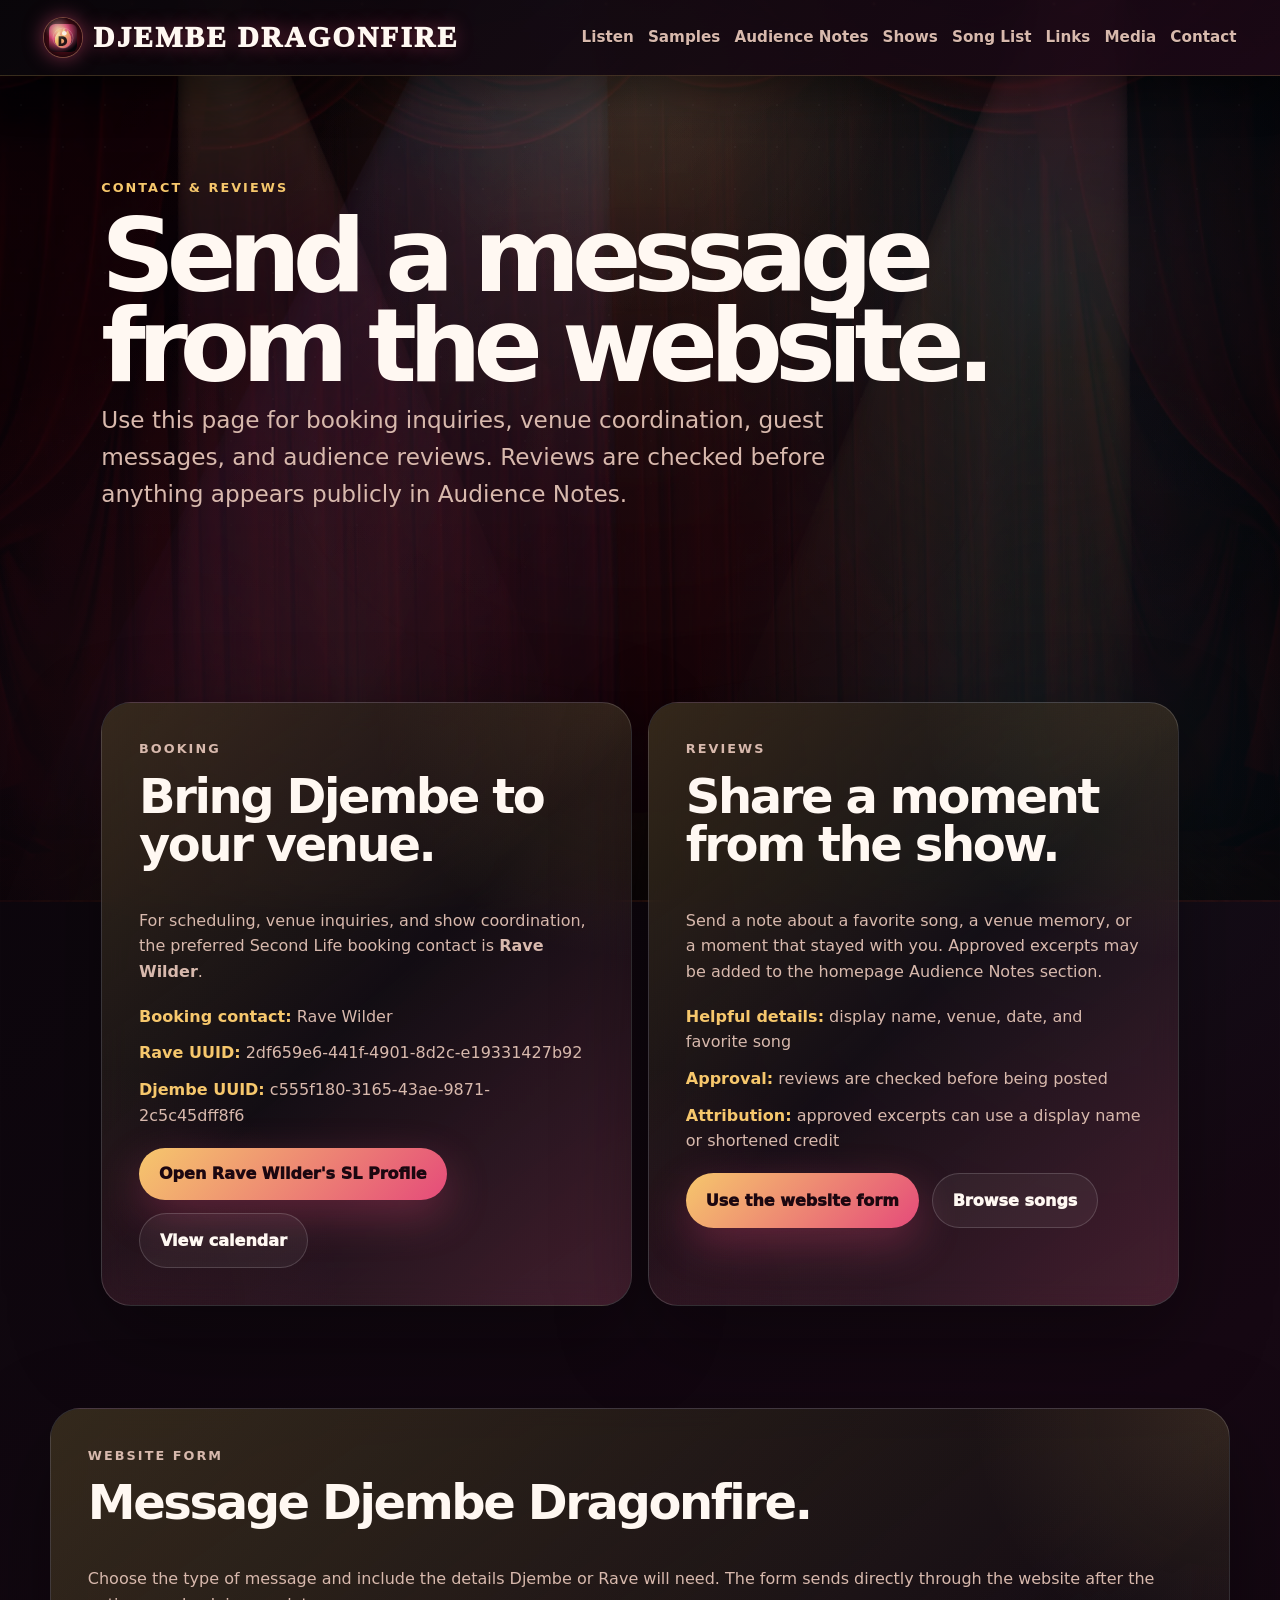
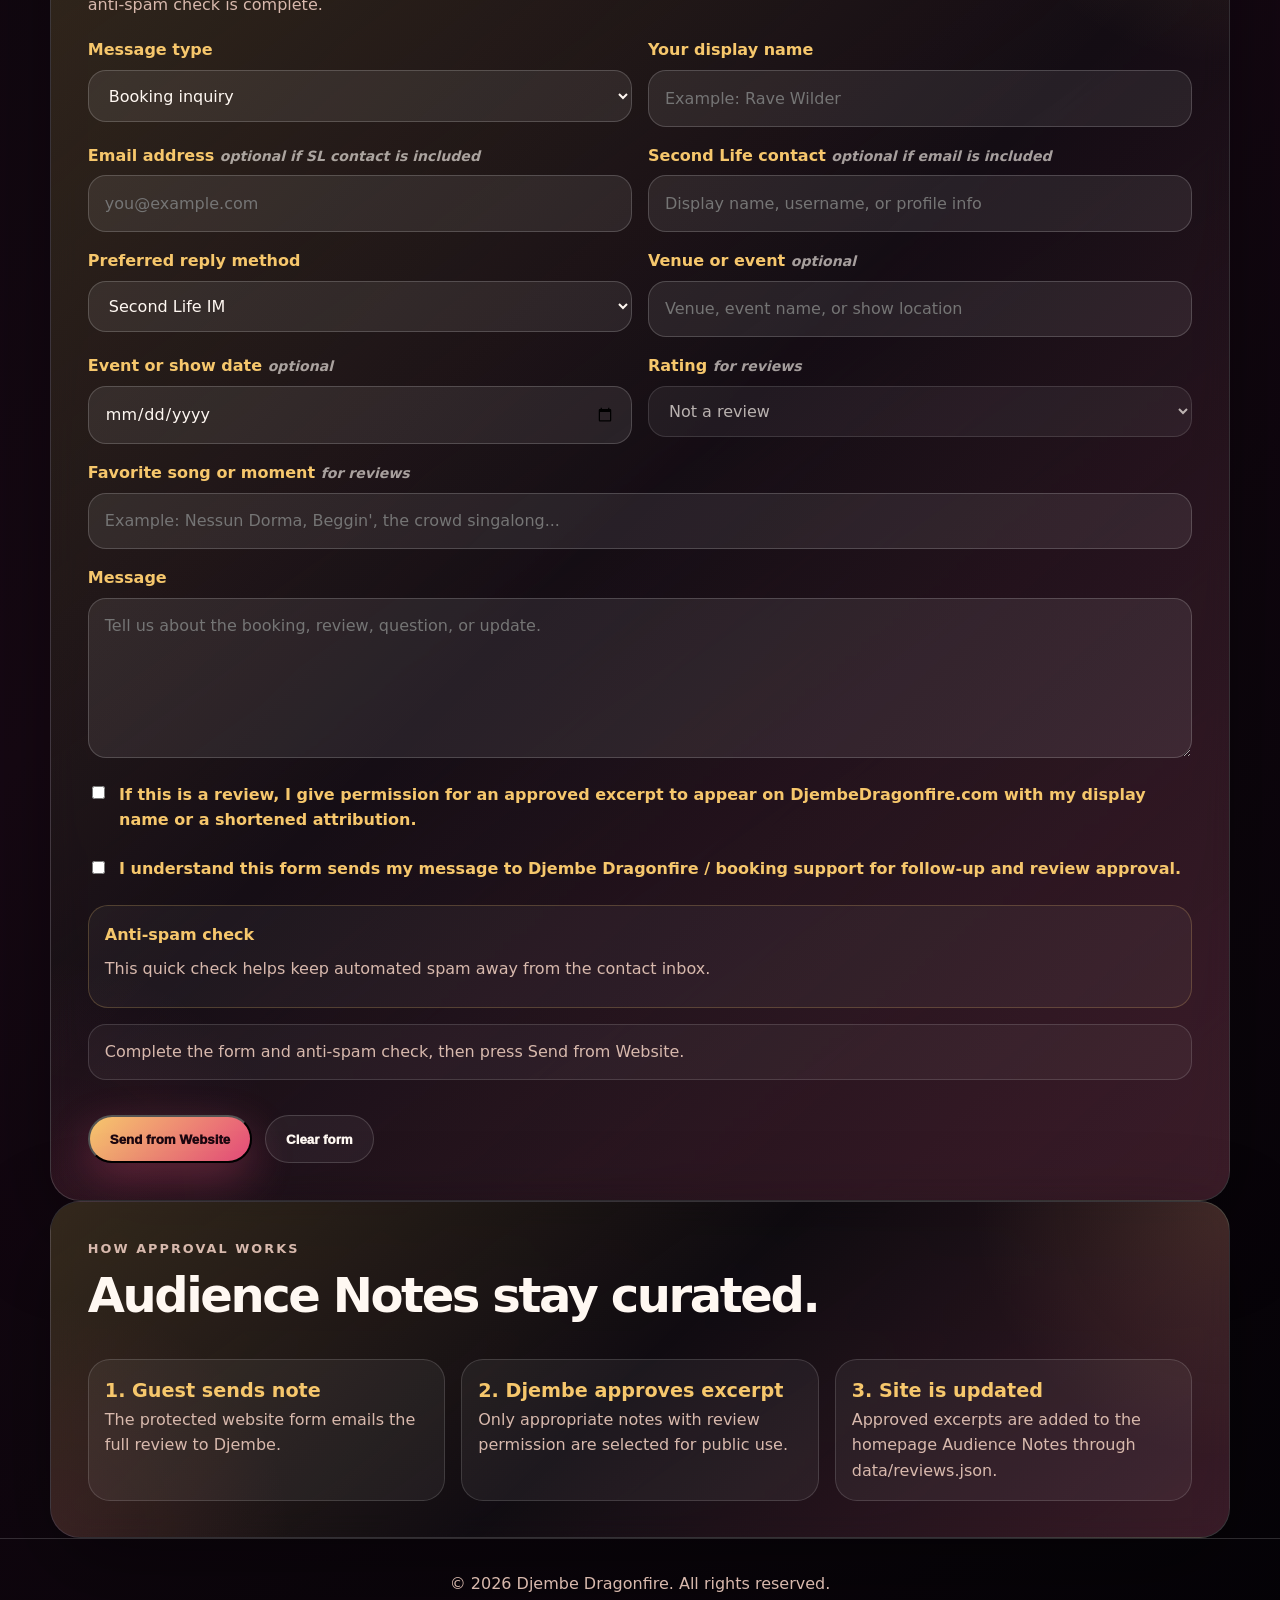
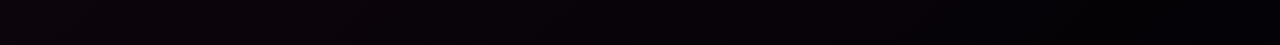
<file: contact.html>
<!doctype html>
<html lang="en">
<head>
  <meta charset="utf-8" />
  <meta name="viewport" content="width=device-width, initial-scale=1" />
  <title>Contact & Reviews | Djembe Dragonfire</title>
  <meta name="description" content="Contact Djembe Dragonfire for Second Life bookings, venue questions, guest messages, and audience reviews. Reviews are manually approved before appearing on the website." />
  <link rel="icon" href="favicon.svg" type="image/svg+xml" />
  <link rel="shortcut icon" href="favicon.svg" type="image/svg+xml" />
  <link rel="stylesheet" href="styles.css" />
  <link rel="stylesheet" href="contemporary.css" />
  <link rel="stylesheet" href="performance-effects.css" />
  <script src="https://challenges.cloudflare.com/turnstile/v0/api.js" async defer></script>
  <style>
    .contact-page .page-hero { padding-bottom: clamp(2rem, 5vw, 4rem); }
    .contact-hub-grid { display: grid; grid-template-columns: repeat(2, minmax(0, 1fr)); gap: 1rem; align-items: stretch; }
    .contact-hub-card, .direct-contact-card, .approval-card {
      position: relative;
      overflow: hidden;
      border: 1px solid rgba(255,255,255,0.16);
      border-radius: 30px;
      padding: clamp(1.35rem, 4vw, 2.3rem);
      background:
        radial-gradient(circle at top right, rgba(246,199,108,0.13), transparent 16rem),
        radial-gradient(circle at bottom left, rgba(229,75,122,0.10), transparent 15rem),
        linear-gradient(145deg, rgba(8,6,10,0.80), rgba(255,255,255,0.055));
      box-shadow: 0 30px 90px rgba(0,0,0,0.36);
      backdrop-filter: blur(14px);
    }
    .contact-hub-card::before, .direct-contact-card::before, .approval-card::before {
      content: "";
      position: absolute;
      inset: -1px;
      background: linear-gradient(135deg, rgba(246,199,108,0.18), transparent, rgba(229,75,122,0.18));
      pointer-events: none;
    }
    .contact-hub-card > *, .direct-contact-card > *, .approval-card > * { position: relative; z-index: 1; }
    .contact-hub-card h2, .direct-contact-card h2, .approval-card h2 { font-size: clamp(2rem, 4vw, 3rem); }
    .contact-action-row { display: flex; flex-wrap: wrap; gap: 0.8rem; margin-top: 1.2rem; }
    .contact-detail-list { display: grid; gap: 0.7rem; margin: 1.2rem 0 0; padding: 0; list-style: none; color: var(--muted); }
    .contact-detail-list strong { color: var(--gold); }
    .direct-form-grid { display: grid; grid-template-columns: repeat(2, minmax(0, 1fr)); gap: 1rem; }
    .direct-contact-card form { display: grid; gap: 1rem; margin-top: 1.25rem; }
    .direct-contact-card label span, .direct-contact-card fieldset legend { display: block; margin-bottom: 0.45rem; color: var(--gold); font-weight: 900; }
    .direct-contact-card input, .direct-contact-card select, .direct-contact-card textarea {
      width: 100%;
      border: 1px solid rgba(255,255,255,0.18);
      border-radius: 18px;
      padding: 0.9rem 1rem;
      color: var(--text);
      background: rgba(255,255,255,0.08);
      font: inherit;
      font-size: 1rem;
      outline: none;
    }
    .direct-contact-card select option { color: #111; }
    .direct-contact-card textarea { min-height: 10rem; resize: vertical; }
    .direct-contact-card input:focus, .direct-contact-card select:focus, .direct-contact-card textarea:focus {
      border-color: rgba(246,199,108,0.72);
      box-shadow: 0 0 0 4px rgba(246,199,108,0.11);
    }
    .direct-contact-card .full-span { grid-column: 1 / -1; }
    .direct-contact-card fieldset { border: 0; padding: 0; margin: 0; }
    .permission-row { display: flex; align-items: flex-start; gap: 0.7rem; color: var(--muted); }
    .permission-row input { width: auto; margin-top: 0.3rem; }
    .optional-note { color: rgba(255,248,242,0.62); font-size: 0.88rem; font-weight: 700; }
    .turnstile-wrap {
      display: grid;
      gap: 0.55rem;
      padding: 1rem;
      border: 1px solid rgba(246,199,108,0.22);
      border-radius: 20px;
      background: rgba(255,255,255,0.045);
    }
    .turnstile-wrap strong { color: var(--gold); }
    .turnstile-wrap .small-note { margin: 0; }
    .cf-turnstile { max-width: 100%; overflow: hidden; }
    .form-status {
      min-height: 3.2rem;
      padding: 0.9rem 1rem;
      border: 1px solid rgba(255,255,255,0.14);
      border-radius: 18px;
      color: var(--muted);
      background: rgba(255,255,255,0.045);
    }
    .form-status.is-sending { border-color: rgba(34,211,238,0.42); color: var(--cyan); }
    .form-status.is-success { border-color: rgba(125,240,166,0.48); color: #7df0a6; }
    .form-status.is-error { border-color: rgba(255,138,138,0.48); color: #ffaaaa; }
    .approval-steps { display: grid; grid-template-columns: repeat(3, minmax(0, 1fr)); gap: 1rem; margin-top: 1rem; }
    .approval-step { padding: 1rem; border: 1px solid rgba(255,255,255,0.14); border-radius: 22px; background: rgba(255,255,255,0.055); }
    .approval-step strong { display: block; color: var(--gold); font-size: 1.2rem; }
    .honeypot { position: absolute; left: -9999px; width: 1px; height: 1px; opacity: 0; }
    @media (max-width: 900px) {
      .contact-hub-grid, .direct-form-grid, .approval-steps { grid-template-columns: 1fr; }
      .contact-hub-card + .contact-hub-card, .approval-step + .approval-step { margin-top: 1rem; }
      .direct-contact-card .full-span { grid-column: auto; }
    }
  </style>
</head>
<body class="home-page contact-page">
  <div class="cinematic-backdrop" aria-hidden="true">
    <span class="cinematic-bg bg-one"></span>
  </div>
  <div class="ambient-particles" aria-hidden="true">
    <span></span><span></span><span></span><span></span><span></span><span></span>
  </div>
  <div class="stage-lights" aria-hidden="true">
    <span class="light-beam beam-one"></span>
    <span class="light-beam beam-two"></span>
    <span class="light-beam beam-three"></span>
  </div>

  <header class="site-header modern-header">
    <a class="brand" href="index.html">Djembe Dragonfire</a>
    <nav aria-label="Main navigation">
      <a href="index.html#listen">Listen</a>
      <a href="media.html#samples">Samples</a>
      <a href="index.html#reviews">Audience Notes</a>
      <a href="index.html#shows">Shows</a>
      <a href="songs.html">Song List</a>
      <a href="links.html">Links</a>
      <a href="media.html">Media</a>
      <a href="contact.html">Contact</a>
    </nav>
  </header>

  <main>
    <section class="page-hero">
      <p class="eyebrow">Contact & Reviews</p>
      <h1>Send a message from the website.</h1>
      <p class="lead">Use this page for booking inquiries, venue coordination, guest messages, and audience reviews. Reviews are checked before anything appears publicly in Audience Notes.</p>
    </section>

    <section class="section contact-hub-grid" aria-label="Contact options">
      <article class="contact-hub-card">
        <p class="eyebrow">Booking</p>
        <h2>Bring Djembe to your venue.</h2>
        <p>For scheduling, venue inquiries, and show coordination, the preferred Second Life booking contact is <strong>Rave Wilder</strong>.</p>
        <ul class="contact-detail-list">
          <li><strong>Booking contact:</strong> Rave Wilder</li>
          <li><strong>Rave UUID:</strong> 2df659e6-441f-4901-8d2c-e19331427b92</li>
          <li><strong>Djembe UUID:</strong> c555f180-3165-43ae-9871-2c5c45dff8f6</li>
        </ul>
        <div class="contact-action-row">
          <a class="button burst-button" href="secondlife:///app/agent/2df659e6-441f-4901-8d2c-e19331427b92/about">Open Rave Wilder's SL Profile</a>
          <a class="button secondary burst-button" href="index.html#shows">View calendar</a>
        </div>
      </article>

      <article class="contact-hub-card">
        <p class="eyebrow">Reviews</p>
        <h2>Share a moment from the show.</h2>
        <p>Send a note about a favorite song, a venue memory, or a moment that stayed with you. Approved excerpts may be added to the homepage Audience Notes section.</p>
        <ul class="contact-detail-list">
          <li><strong>Helpful details:</strong> display name, venue, date, and favorite song</li>
          <li><strong>Approval:</strong> reviews are checked before being posted</li>
          <li><strong>Attribution:</strong> approved excerpts can use a display name or shortened credit</li>
        </ul>
        <div class="contact-action-row">
          <a class="button burst-button" href="#message">Use the website form</a>
          <a class="button secondary burst-button" href="songs.html">Browse songs</a>
        </div>
      </article>
    </section>

    <section id="message" class="section direct-contact-card">
      <p class="eyebrow">Website Form</p>
      <h2>Message Djembe Dragonfire.</h2>
      <p>Choose the type of message and include the details Djembe or Rave will need. The form sends directly through the website after the anti-spam check is complete.</p>

      <form id="directContactForm" novalidate>
        <input class="honeypot" id="contactWebsite" name="website" tabindex="-1" autocomplete="off" />
        <div class="direct-form-grid">
          <label>
            <span>Message type</span>
            <select id="messageType" name="type" required>
              <option value="booking">Booking inquiry</option>
              <option value="review">Audience review</option>
              <option value="general">General message</option>
              <option value="media">Media / link update</option>
            </select>
          </label>
          <label>
            <span>Your display name</span>
            <input id="contactName" name="name" autocomplete="name" placeholder="Example: Rave Wilder" required />
          </label>
          <label>
            <span>Email address <em class="optional-note">optional if SL contact is included</em></span>
            <input id="contactEmail" name="email" type="email" autocomplete="email" placeholder="you@example.com" />
          </label>
          <label>
            <span>Second Life contact <em class="optional-note">optional if email is included</em></span>
            <input id="contactSecondLife" name="secondLife" placeholder="Display name, username, or profile info" />
          </label>
          <label>
            <span>Preferred reply method</span>
            <select id="replyMethod" name="replyMethod">
              <option value="Second Life IM">Second Life IM</option>
              <option value="Email">Email</option>
              <option value="Either">Either is fine</option>
              <option value="No reply needed">No reply needed</option>
            </select>
          </label>
          <label>
            <span>Venue or event <em class="optional-note">optional</em></span>
            <input id="contactVenue" name="venue" placeholder="Venue, event name, or show location" />
          </label>
          <label>
            <span>Event or show date <em class="optional-note">optional</em></span>
            <input id="contactDate" name="date" type="date" />
          </label>
          <label>
            <span>Rating <em class="optional-note">for reviews</em></span>
            <select id="contactRating" name="rating">
              <option value="">Not a review</option>
              <option value="★★★★★">★★★★★</option>
              <option value="★★★★☆">★★★★☆</option>
              <option value="★★★☆☆">★★★☆☆</option>
            </select>
          </label>
          <label class="full-span">
            <span>Favorite song or moment <em class="optional-note">for reviews</em></span>
            <input id="contactFavorite" name="favorite" placeholder="Example: Nessun Dorma, Beggin', the crowd singalong..." />
          </label>
          <label class="full-span">
            <span>Message</span>
            <textarea id="contactMessage" name="message" placeholder="Tell us about the booking, review, question, or update." required></textarea>
          </label>
        </div>

        <label class="permission-row" id="reviewPermissionRow">
          <input id="reviewPermission" name="reviewPermission" type="checkbox" />
          <span>If this is a review, I give permission for an approved excerpt to appear on DjembeDragonfire.com with my display name or a shortened attribution.</span>
        </label>

        <label class="permission-row">
          <input id="privacyConfirm" name="privacyConfirm" type="checkbox" required />
          <span>I understand this form sends my message to Djembe Dragonfire / booking support for follow-up and review approval.</span>
        </label>

        <div class="turnstile-wrap">
          <strong>Anti-spam check</strong>
          <p class="small-note">This quick check helps keep automated spam away from the contact inbox.</p>
          <div class="cf-turnstile" data-sitekey="0x4AAAAAADmE3DilM-yxxowC" data-theme="dark"></div>
        </div>

        <div id="formStatus" class="form-status" role="status" aria-live="polite">Complete the form and anti-spam check, then press Send from Website.</div>

        <div class="contact-action-row">
          <button id="submitContactButton" class="button burst-button" type="submit">Send from Website</button>
          <button class="button secondary burst-button" type="reset">Clear form</button>
        </div>
      </form>
    </section>

    <section class="section approval-card">
      <p class="eyebrow">How approval works</p>
      <h2>Audience Notes stay curated.</h2>
      <div class="approval-steps">
        <div class="approval-step"><strong>1. Guest sends note</strong><span class="small-note">The protected website form emails the full review to Djembe.</span></div>
        <div class="approval-step"><strong>2. Djembe approves excerpt</strong><span class="small-note">Only appropriate notes with review permission are selected for public use.</span></div>
        <div class="approval-step"><strong>3. Site is updated</strong><span class="small-note">Approved excerpts are added to the homepage Audience Notes through data/reviews.json.</span></div>
      </div>
    </section>
  </main>

  <footer class="site-footer"><p>&copy; <span id="year"></span> Djembe Dragonfire. All rights reserved.</p></footer>

  <script src="site.js"></script>
  <script>
    document.getElementById('year').textContent = new Date().getFullYear();

    const CONTACT_ENDPOINT = 'https://contact.djembedragonfire.com/submit';
    const form = document.getElementById('directContactForm');
    const formStatus = document.getElementById('formStatus');
    const submitButton = document.getElementById('submitContactButton');
    const messageType = document.getElementById('messageType');
    const rating = document.getElementById('contactRating');
    const reviewPermission = document.getElementById('reviewPermission');

    function setStatus(message, className = '') {
      formStatus.className = `form-status${className ? ` ${className}` : ''}`;
      formStatus.textContent = message;
    }

    function getValue(id) {
      const field = document.getElementById(id);
      return field ? field.value.trim() : '';
    }

    function getTurnstileToken() {
      const field = form.querySelector('[name="cf-turnstile-response"]');
      return field ? field.value.trim() : '';
    }

    function resetTurnstile() {
      if (window.turnstile && typeof window.turnstile.reset === 'function') {
        window.turnstile.reset();
      }
    }

    function syncReviewFields() {
      const isReview = messageType.value === 'review';
      rating.disabled = !isReview;
      reviewPermission.required = isReview;
      if (!isReview) {
        rating.value = '';
        reviewPermission.checked = false;
      } else if (!rating.value) {
        rating.value = '★★★★★';
      }
    }

    messageType.addEventListener('change', syncReviewFields);
    syncReviewFields();

    form.addEventListener('reset', () => {
      window.setTimeout(() => {
        syncReviewFields();
        resetTurnstile();
        setStatus('Complete the form and anti-spam check, then press Send from Website.');
      }, 0);
    });

    form.addEventListener('submit', async event => {
      event.preventDefault();

      const email = getValue('contactEmail');
      const secondLife = getValue('contactSecondLife');
      const turnstileToken = getTurnstileToken();

      if (!form.reportValidity()) return;

      if (!email && !secondLife) {
        setStatus('Please include either an email address or a Second Life contact so someone can follow up.', 'is-error');
        return;
      }

      if (!turnstileToken) {
        setStatus('Please complete the anti-spam check before sending your message.', 'is-error');
        return;
      }

      const payload = {
        type: getValue('messageType'),
        name: getValue('contactName'),
        email,
        secondLife,
        replyMethod: getValue('replyMethod'),
        venue: getValue('contactVenue'),
        date: getValue('contactDate'),
        rating: getValue('contactRating'),
        favorite: getValue('contactFavorite'),
        message: getValue('contactMessage'),
        reviewPermission: reviewPermission.checked,
        privacyConfirm: document.getElementById('privacyConfirm').checked,
        website: getValue('contactWebsite'),
        turnstileToken,
        page: window.location.href,
        submittedAt: new Date().toISOString()
      };

      submitButton.disabled = true;
      setStatus('Sending message through the website...', 'is-sending');

      try {
        const response = await fetch(CONTACT_ENDPOINT, {
          method: 'POST',
          headers: { 'Content-Type': 'application/json' },
          body: JSON.stringify(payload)
        });

        let result = {};
        try {
          result = await response.json();
        } catch (error) {
          result = {};
        }

        if (!response.ok || result.ok === false) {
          throw new Error(result.error || `Contact service returned ${response.status}`);
        }

        setStatus('Message sent successfully. Thank you — your note has been delivered to Djembe Dragonfire.', 'is-success');
        form.reset();
        resetTurnstile();
      } catch (error) {
        setStatus(error.message || 'The message could not be sent. Please try again in a moment.', 'is-error');
        resetTurnstile();
      } finally {
        submitButton.disabled = false;
      }
    });
  </script>
</body>
</html>
</file>
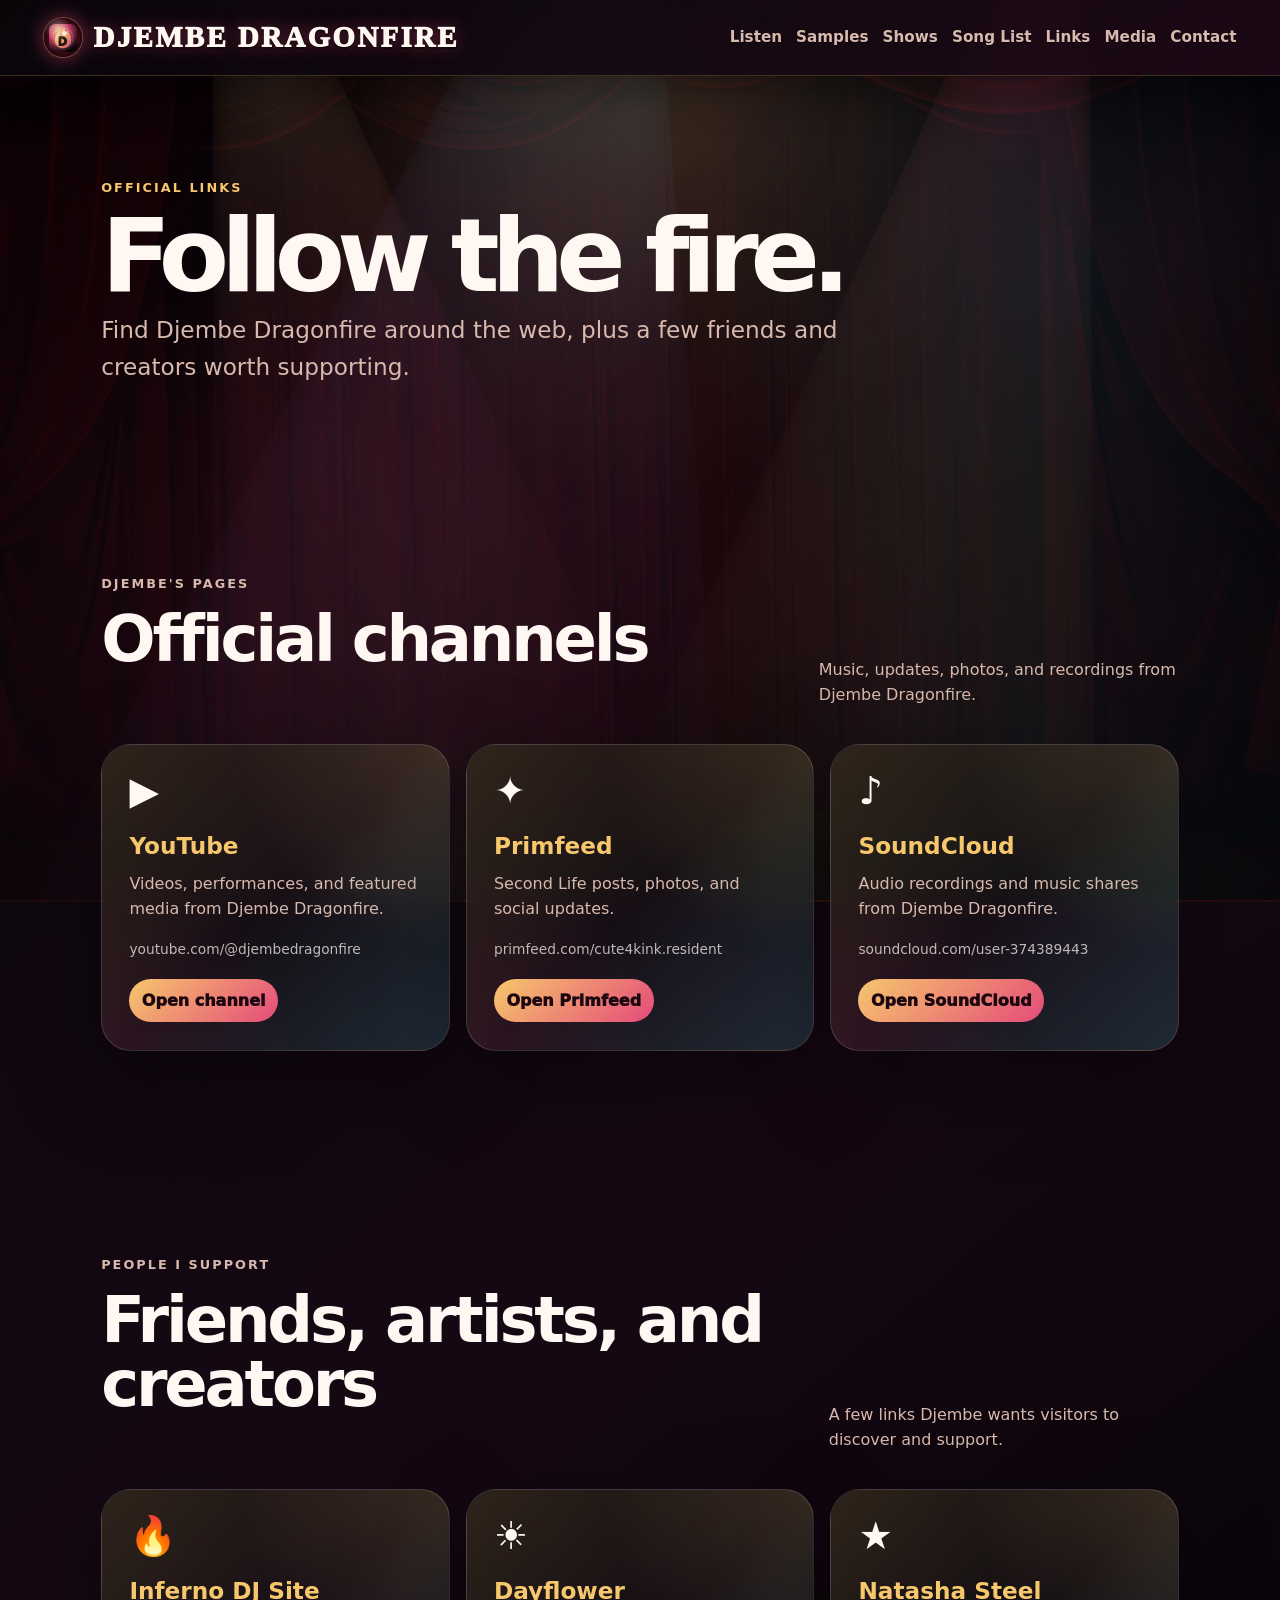
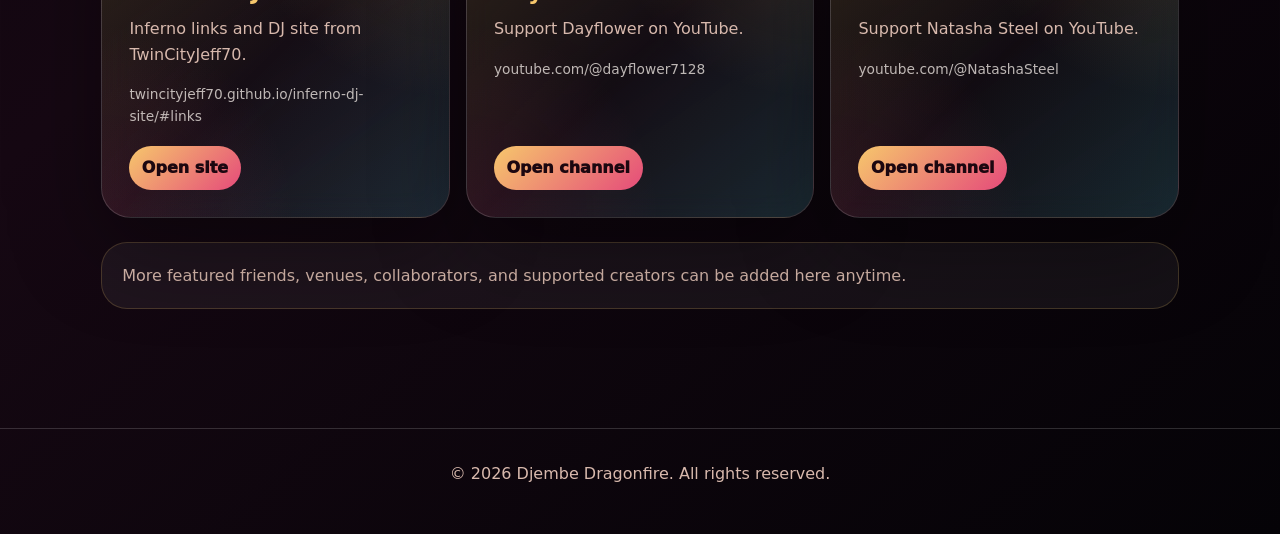
<file: links.html>
<!doctype html>
<html lang="en">
<head>
  <meta charset="utf-8" />
  <meta name="viewport" content="width=device-width, initial-scale=1" />
  <title>Links | Djembe Dragonfire</title>
  <meta name="description" content="Official links for Djembe Dragonfire, including YouTube, Primfeed, SoundCloud, and supported artists and friends." />
  <link rel="icon" href="favicon.svg" type="image/svg+xml" />
  <link rel="shortcut icon" href="favicon.svg" type="image/svg+xml" />
  <link rel="stylesheet" href="styles.css" />
  <link rel="stylesheet" href="contemporary.css" />
  <style>
    .links-page .page-hero { padding-bottom: clamp(2rem, 5vw, 4rem); }
    .links-grid { display: grid; grid-template-columns: repeat(3, minmax(0, 1fr)); gap: 1rem; }
    .links-section-heading { display: flex; align-items: end; justify-content: space-between; gap: 1rem; margin-bottom: 1.25rem; }
    .link-card {
      position: relative;
      overflow: hidden;
      min-height: 255px;
      display: grid;
      align-content: space-between;
      border: 1px solid rgba(255,255,255,0.16);
      border-radius: 30px;
      padding: clamp(1.25rem, 3vw, 1.7rem);
      color: var(--text);
      text-decoration: none;
      background:
        radial-gradient(circle at top right, rgba(246,199,108,0.16), transparent 13rem),
        radial-gradient(circle at bottom left, rgba(229,75,122,0.12), transparent 12rem),
        linear-gradient(145deg, rgba(8,6,10,0.80), rgba(255,255,255,0.055));
      box-shadow: 0 30px 90px rgba(0,0,0,0.36);
      backdrop-filter: blur(14px);
      transition: transform 180ms ease, border-color 180ms ease, box-shadow 180ms ease;
    }
    .link-card::before {
      content: "";
      position: absolute;
      inset: -1px;
      background: linear-gradient(135deg, rgba(246,199,108,0.22), transparent, rgba(34,211,238,0.16));
      opacity: 0.72;
      pointer-events: none;
    }
    .link-card > * { position: relative; z-index: 1; }
    .link-card:hover { transform: translateY(-6px); border-color: rgba(246,199,108,0.52); box-shadow: 0 38px 105px rgba(0,0,0,0.48); }
    .link-icon { font-size: 2.4rem; line-height: 1; margin-bottom: 1rem; }
    .link-card h3 { color: var(--gold); font-size: 1.45rem; margin-bottom: 0.45rem; }
    .link-card p { color: var(--muted); margin-bottom: 1rem; }
    .link-url { display: block; color: rgba(255,248,242,0.72); font-size: 0.86rem; overflow-wrap: anywhere; }
    .link-cta { display: inline-flex; width: fit-content; margin-top: 1.2rem; padding: 0.55rem 0.78rem; border-radius: 999px; color: #1c0710; background: linear-gradient(135deg, var(--gold), var(--rose)); font-weight: 950; }
    .support-note {
      margin-top: 1.5rem;
      border: 1px solid rgba(246,199,108,0.20);
      border-radius: 26px;
      padding: 1.25rem;
      background: rgba(255,255,255,0.055);
      color: var(--muted);
    }
    @media (max-width: 1000px) {
      .links-grid { grid-template-columns: 1fr; }
      .links-section-heading { display: block; }
    }
  </style>
</head>
<body class="home-page links-page">
  <div class="cinematic-backdrop" aria-hidden="true">
    <span class="cinematic-bg bg-one"></span>
  </div>
  <div class="ambient-particles" aria-hidden="true">
    <span></span><span></span><span></span><span></span><span></span><span></span>
  </div>
  <div class="stage-lights" aria-hidden="true">
    <span class="light-beam beam-one"></span>
    <span class="light-beam beam-two"></span>
    <span class="light-beam beam-three"></span>
  </div>

  <header class="site-header modern-header">
    <a class="brand" href="index.html">Djembe Dragonfire</a>
    <nav aria-label="Main navigation">
      <a href="index.html#listen">Listen</a>
      <a href="media.html#samples">Samples</a>
      <a href="index.html#shows">Shows</a>
      <a href="songs.html">Song List</a>
      <a href="links.html">Links</a>
      <a href="media.html">Media</a>
      <a href="contact.html">Contact</a>
    </nav>
  </header>

  <main>
    <section class="page-hero">
      <p class="eyebrow">Official Links</p>
      <h1>Follow the fire.</h1>
      <p class="lead">Find Djembe Dragonfire around the web, plus a few friends and creators worth supporting.</p>
    </section>

    <section class="section">
      <div class="links-section-heading">
        <div>
          <p class="eyebrow">Djembe's Pages</p>
          <h2>Official channels</h2>
        </div>
        <p class="review-note">Music, updates, photos, and recordings from Djembe Dragonfire.</p>
      </div>
      <div class="links-grid">
        <a class="link-card burst-button" href="https://www.youtube.com/@djembedragonfire" target="_blank" rel="noopener noreferrer">
          <div>
            <div class="link-icon">▶</div>
            <h3>YouTube</h3>
            <p>Videos, performances, and featured media from Djembe Dragonfire.</p>
            <span class="link-url">youtube.com/@djembedragonfire</span>
          </div>
          <span class="link-cta">Open channel</span>
        </a>

        <a class="link-card burst-button" href="https://www.primfeed.com/cute4kink.resident" target="_blank" rel="noopener noreferrer">
          <div>
            <div class="link-icon">✦</div>
            <h3>Primfeed</h3>
            <p>Second Life posts, photos, and social updates.</p>
            <span class="link-url">primfeed.com/cute4kink.resident</span>
          </div>
          <span class="link-cta">Open Primfeed</span>
        </a>

        <a class="link-card burst-button" href="https://soundcloud.com/user-374389443" target="_blank" rel="noopener noreferrer">
          <div>
            <div class="link-icon">♪</div>
            <h3>SoundCloud</h3>
            <p>Audio recordings and music shares from Djembe Dragonfire.</p>
            <span class="link-url">soundcloud.com/user-374389443</span>
          </div>
          <span class="link-cta">Open SoundCloud</span>
        </a>
      </div>
    </section>

    <section class="section">
      <div class="links-section-heading">
        <div>
          <p class="eyebrow">People I Support</p>
          <h2>Friends, artists, and creators</h2>
        </div>
        <p class="review-note">A few links Djembe wants visitors to discover and support.</p>
      </div>
      <div class="links-grid">
        <a class="link-card burst-button" href="https://twincityjeff70.github.io/inferno-dj-site/#links" target="_blank" rel="noopener noreferrer">
          <div>
            <div class="link-icon">🔥</div>
            <h3>Inferno DJ Site</h3>
            <p>Inferno links and DJ site from TwinCityJeff70.</p>
            <span class="link-url">twincityjeff70.github.io/inferno-dj-site/#links</span>
          </div>
          <span class="link-cta">Open site</span>
        </a>

        <a class="link-card burst-button" href="https://www.youtube.com/@dayflower7128" target="_blank" rel="noopener noreferrer">
          <div>
            <div class="link-icon">☀</div>
            <h3>Dayflower</h3>
            <p>Support Dayflower on YouTube.</p>
            <span class="link-url">youtube.com/@dayflower7128</span>
          </div>
          <span class="link-cta">Open channel</span>
        </a>

        <a class="link-card burst-button" href="https://www.youtube.com/@NatashaSteel" target="_blank" rel="noopener noreferrer">
          <div>
            <div class="link-icon">★</div>
            <h3>Natasha Steel</h3>
            <p>Support Natasha Steel on YouTube.</p>
            <span class="link-url">youtube.com/@NatashaSteel</span>
          </div>
          <span class="link-cta">Open channel</span>
        </a>
      </div>
      <p class="support-note">More featured friends, venues, collaborators, and supported creators can be added here anytime.</p>
    </section>
  </main>

  <footer class="site-footer"><p>&copy; <span id="year"></span> Djembe Dragonfire. All rights reserved.</p></footer>

  <script src="site.js"></script>
  <script>document.getElementById('year').textContent = new Date().getFullYear();</script>
</body>
</html>
</file>
<file: styles.css>
:root {
  --bg: #08060a;
  --bg-2: #160813;
  --panel: rgba(8, 6, 10, 0.72);
  --panel-strong: rgba(8, 6, 10, 0.84);
  --text: #fff8f2;
  --muted: #d8b9ad;
  --gold: #f6c76c;
  --rose: #e54b7a;
  --red: #a6192e;
  --violet: #8b5cf6;
  --cyan: #22d3ee;
  --border: rgba(255, 255, 255, 0.16);
  --shadow: 0 30px 90px rgba(0, 0, 0, 0.45);
}

* { box-sizing: border-box; }
html { scroll-behavior: smooth; }
body {
  margin: 0;
  font-family: Inter, ui-sans-serif, system-ui, -apple-system, BlinkMacSystemFont, "Segoe UI", sans-serif;
  color: var(--text);
  background:
    linear-gradient(140deg, rgba(8, 6, 10, 0.92), rgba(22, 8, 19, 0.78) 55%, rgba(5, 3, 7, 0.94)),
    radial-gradient(circle at 15% 10%, rgba(229, 75, 122, 0.28), transparent 28rem),
    radial-gradient(circle at 85% 25%, rgba(34, 211, 238, 0.18), transparent 26rem),
    image-set(url("images/Background1-optimized.webp") type("image/webp"), url("images/Background1.jpg") type("image/jpeg")) center center / cover fixed no-repeat,
    linear-gradient(140deg, var(--bg), var(--bg-2) 55%, #050307);
  line-height: 1.6;
}

body::before {
  content: "";
  position: fixed;
  inset: 0;
  pointer-events: none;
  background:
    linear-gradient(115deg, transparent 0%, rgba(255,255,255,0.045) 45%, transparent 55%),
    radial-gradient(circle, rgba(255,255,255,0.08) 1px, transparent 1px);
  background-size: 100% 100%, 42px 42px;
  opacity: 0.45;
  mask-image: linear-gradient(to bottom, black, transparent 85%);
}


.site-header {
  position: sticky;
  top: 0;
  z-index: 1000;
  display: flex;
  align-items: center;
  justify-content: space-between;
  gap: clamp(1rem, 2vw, 2rem);
  min-height: 76px;
  padding: 0.65rem clamp(1rem, 3.4vw, 4rem);
  background:
    linear-gradient(135deg, rgba(8, 6, 10, 0.96), rgba(29, 9, 23, 0.88)),
    radial-gradient(circle at 8% 50%, rgba(166,25,46,0.20), transparent 16rem);
  backdrop-filter: blur(18px) saturate(1.12);
  border-bottom: 1px solid rgba(246,199,108,0.20);
  box-shadow: 0 16px 42px rgba(0,0,0,0.40);
  isolation: isolate;
}

.brand {
  display: inline-flex;
  align-items: center;
  gap: 0.72rem;
  color: var(--text);
  text-decoration: none;
  font-family: "Cinzel", "Copperplate Gothic Light", Copperplate, Georgia, "Times New Roman", serif;
  font-size: clamp(1.5rem, 2.25vw, 2.05rem);
  line-height: 0.9;
  font-weight: 950;
  letter-spacing: 0.085em;
  text-transform: uppercase;
  white-space: nowrap;
  text-shadow: 0 0 18px rgba(229,75,122,0.42), 0 2px 0 rgba(0,0,0,0.70);
}

.brand::before {
  content: "";
  flex: 0 0 auto;
  width: clamp(2rem, 3vw, 2.65rem);
  height: clamp(2rem, 3vw, 2.65rem);
  border-radius: 999px;
  background:
    radial-gradient(circle at 35% 25%, rgba(255,248,242,0.42), transparent 34%),
    url("favicon.svg") center / 72% 72% no-repeat,
    radial-gradient(circle, rgba(166,25,46,0.96), rgba(48,8,17,0.96) 70%);
  box-shadow: 0 0 20px rgba(229,75,122,0.58), 0 0 0 1px rgba(246,199,108,0.34), inset 0 0 16px rgba(0,0,0,0.36);
}

.brand:hover {
  color: var(--gold);
  filter: brightness(1.08);
}

nav { display: flex; gap: clamp(0.55rem, 1.1vw, 1rem); flex-wrap: wrap; justify-content: flex-end; align-items: center; }
nav a { color: var(--muted); text-decoration: none; font-weight: 850; font-size: 0.95rem; text-shadow: 0 1px 0 rgba(0,0,0,0.55); }
nav a:hover { color: var(--gold); }

.hero {
  min-height: 86vh;
  display: grid;
  grid-template-columns: 1.05fr 0.95fr;
  gap: clamp(2rem, 5vw, 5rem);
  align-items: center;
  padding: clamp(4rem, 10vw, 8rem) clamp(1rem, 4vw, 4rem);
  width: min(1280px, 100%);
  margin: 0 auto;
}

.hero-copy, .hero-card, .player-card, .story-card, .card, .show-placeholder, .contact-section, .song-browser, .photo-card, .song-card, .calendar-card, .choice-panel, .active-choice, .featured-song-panel, .favorites-panel {
  border: 1px solid var(--border);
  background: linear-gradient(145deg, var(--panel), rgba(255,255,255,0.035));
  box-shadow: var(--shadow);
  backdrop-filter: blur(12px);
}

.hero-copy { padding: clamp(2rem, 5vw, 4rem); border-radius: 34px; }
.eyebrow { margin: 0 0 0.75rem; color: var(--gold); font-weight: 900; text-transform: uppercase; letter-spacing: 0.16em; font-size: 0.8rem; }
h1, h2, h3, p { margin-top: 0; }
h1 { margin-bottom: 0.6rem; font-size: clamp(3.4rem, 9vw, 8rem); line-height: 0.88; letter-spacing: -0.08em; }
.page-hero h1 { font-size: clamp(3rem, 8vw, 7rem); }
h2 { font-size: clamp(2rem, 5vw, 4.2rem); line-height: 1; letter-spacing: -0.05em; }
.choice-panel h2, .song-of-week h2 { font-size: clamp(1.8rem, 4vw, 3.2rem); }
.tagline { margin-bottom: 1.2rem; font-size: clamp(1.25rem, 3vw, 2rem); color: var(--gold); font-weight: 800; }
.lead { max-width: 760px; font-size: clamp(1.1rem, 2vw, 1.45rem); color: var(--muted); }
.hero-actions { display: flex; gap: 1rem; flex-wrap: wrap; margin-top: 2rem; }
.button { display: inline-flex; align-items: center; justify-content: center; min-height: 3rem; padding: 0.85rem 1.25rem; border-radius: 999px; color: #1c0710; background: linear-gradient(135deg, var(--gold), var(--rose)); text-decoration: none; font-weight: 950; box-shadow: 0 16px 44px rgba(229, 75, 122, 0.32); }
.button.secondary { color: var(--text); background: rgba(255,255,255,0.05); border: 1px solid var(--border); box-shadow: none; }

.hero-card { min-height: 520px; position: relative; overflow: hidden; border-radius: 38px; }
.hero-photo-card img { width: 100%; height: 100%; min-height: 520px; display: block; object-fit: cover; object-position: center; }
.hero-photo-card::after { content: ""; position: absolute; inset: 0; background: linear-gradient(to top, rgba(0,0,0,0.78), transparent 55%); }
.hero-photo-caption { position: absolute; left: 2rem; right: 2rem; bottom: 2rem; z-index: 1; max-width: 380px; font-size: clamp(1.5rem, 4vw, 3rem); line-height: 0.98; letter-spacing: -0.05em; font-weight: 950; }

.section, .page-hero { width: min(1180px, 100%); margin: 0 auto; padding: clamp(3.5rem, 8vw, 6.5rem) clamp(1rem, 4vw, 4rem); }
.listen-section, .split, .shows-section { display: grid; grid-template-columns: 0.9fr 1.1fr; gap: 2rem; align-items: center; }
.player-card, .story-card, .show-placeholder, .contact-section, .song-browser, .calendar-card, .choice-panel, .featured-song-panel, .favorites-panel { border-radius: 28px; padding: clamp(1.5rem, 4vw, 3rem); }
.calendar-card iframe { width: 100%; min-height: 620px; border: 0; border-radius: 18px; background: #fff; }
.live-pill { display: inline-flex; margin-bottom: 1rem; padding: 0.35rem 0.75rem; border-radius: 999px; color: #21060c; background: linear-gradient(135deg, var(--rose), var(--gold)); font-weight: 950; text-transform: uppercase; letter-spacing: 0.08em; font-size: 0.75rem; }
audio { width: 100%; margin: 1rem 0; }
.text-link { color: var(--gold); font-weight: 900; }
.small-note, .story-card p, .card p, .show-placeholder p, .section p, .song-meta { color: var(--muted); }
.cards-section { display: grid; grid-template-columns: repeat(3, minmax(0, 1fr)); gap: 1rem; }
.card { border-radius: 26px; padding: 1.5rem; }
.card h3, .player-card h3, .song-card h3 { color: var(--gold); }
.gallery-grid { display: grid; grid-template-columns: repeat(3, minmax(0, 1fr)); gap: 1rem; margin-top: 1.5rem; }
.photo-card { min-height: 300px; margin: 0; overflow: hidden; border-radius: 26px; }
.photo-card.wide { grid-column: span 3; min-height: 420px; }
.photo-card picture { width: 100%; height: 100%; min-height: inherit; display: block; }
.photo-card img { width: 100%; height: 100%; min-height: inherit; display: block; object-fit: cover; object-position: center; transition: transform 220ms ease; }
.photo-card:hover img { transform: scale(1.035); }
.contact-section { text-align: center; }
.site-footer { padding: 2rem clamp(1rem, 4vw, 4rem); text-align: center; color: var(--muted); border-top: 1px solid var(--border); }

.featured-song-panel, .choice-panel, .favorites-panel { margin-bottom: 1.5rem; }
.featured-song-panel { background: radial-gradient(circle at top left, rgba(246, 199, 108, 0.2), transparent 18rem), linear-gradient(145deg, var(--panel-strong), rgba(255,255,255,0.04)); }
.song-of-week { display: flex; align-items: flex-start; justify-content: space-between; gap: 1rem; }
.song-of-week p { color: var(--muted); }
.favorites-panel { padding-top: 1.5rem; padding-bottom: 1.5rem; }
.favorite-songs { display: flex; flex-wrap: wrap; gap: 0.6rem; }
.favorite-chip { border: 1px solid var(--border); border-radius: 999px; padding: 0.55rem 0.8rem; color: var(--text); background: rgba(255,255,255,0.07); cursor: pointer; font-weight: 850; }
.favorite-chip span { color: var(--muted); margin-left: 0.25rem; font-weight: 600; }
.favorite-button { border: 1px solid var(--border); border-radius: 999px; min-width: 2.5rem; min-height: 2.5rem; padding: 0.45rem 0.8rem; color: var(--muted); background: rgba(255,255,255,0.06); cursor: pointer; font-weight: 950; }
.favorite-button.is-favorite { color: #21060c; background: linear-gradient(135deg, var(--gold), var(--rose)); }
.song-card-header { display: flex; justify-content: space-between; align-items: flex-start; gap: 1rem; }

.choice-panel { background: radial-gradient(circle at top left, rgba(246, 199, 108, 0.18), transparent 18rem), radial-gradient(circle at bottom right, rgba(229, 75, 122, 0.22), transparent 18rem), linear-gradient(145deg, var(--panel-strong), rgba(255,255,255,0.04)); }
.choice-buttons { display: grid; grid-template-columns: repeat(3, minmax(0, 1fr)); gap: 0.85rem; margin-top: 1.25rem; }
.choice-button { min-height: 132px; border: 1px solid var(--border); border-radius: 22px; padding: 1rem; color: var(--text); background: rgba(255,255,255,0.07); text-align: left; cursor: pointer; transition: transform 160ms ease, border-color 160ms ease, background 160ms ease; }
.choice-button:hover { transform: translateY(-2px); border-color: rgba(246, 199, 108, 0.65); background: rgba(255,255,255,0.11); }
.choice-button span { display: block; font-size: 1.7rem; margin-bottom: 0.3rem; }
.choice-button strong { display: block; color: var(--gold); font-size: 1.05rem; }
.choice-button small { display: block; margin-top: 0.3rem; color: var(--muted); line-height: 1.35; }
.browser-toolbar { display: grid; grid-template-columns: 1.3fr 0.7fr; gap: 1rem; align-items: end; }
.search-label { display: block; margin-bottom: 0.75rem; color: var(--gold); font-weight: 900; text-transform: uppercase; letter-spacing: 0.12em; }
.search-input { width: 100%; min-height: 3.5rem; padding: 0 1rem; border-radius: 16px; border: 1px solid var(--border); background: rgba(255,255,255,0.08); color: var(--text); font-size: 1rem; }
.search-input option { color: #111; }
.active-choice { display: flex; align-items: center; gap: 1rem; margin: 1rem 0; padding: 1rem; border-radius: 20px; }
.active-choice span { font-size: 2rem; }
.active-choice div { flex: 1; color: var(--muted); }
.active-choice strong { color: var(--gold); }
.active-choice button { border: 1px solid var(--border); border-radius: 999px; padding: 0.5rem 0.8rem; color: var(--text); background: rgba(255,255,255,0.08); cursor: pointer; }
.genre-tabs { display: flex; flex-wrap: wrap; gap: 0.6rem; margin: 1.25rem 0; }
.genre-tab { border: 1px solid var(--border); border-radius: 999px; padding: 0.55rem 0.8rem; color: var(--text); background: rgba(255,255,255,0.06); font-weight: 850; cursor: pointer; }
.genre-tab.active { color: #1c0710; background: linear-gradient(135deg, var(--gold), var(--rose)); }
.song-meta { margin: 1rem 0; }
.song-results { display: grid; grid-template-columns: repeat(3, minmax(0, 1fr)); gap: 1rem; }
.song-card { border-radius: 20px; padding: 1rem; }
.song-card.featured-pick { border-color: rgba(246, 199, 108, 0.85); background: radial-gradient(circle at top left, rgba(246, 199, 108, 0.18), transparent 10rem), linear-gradient(145deg, var(--panel-strong), rgba(255,255,255,0.05)); }
.pick-label { display: inline-flex; margin-bottom: 0.5rem; padding: 0.2rem 0.55rem; border-radius: 999px; color: #21060c !important; background: linear-gradient(135deg, var(--gold), var(--rose)); font-size: 0.72rem; font-weight: 950; text-transform: uppercase; letter-spacing: 0.08em; }
.song-card p { color: var(--muted); }
.song-tags { display: flex; gap: 0.4rem; flex-wrap: wrap; }
.song-tags span { padding: 0.25rem 0.5rem; border-radius: 999px; background: rgba(255,255,255,0.08); color: var(--muted); font-size: 0.78rem; }
.empty-state { color: var(--muted); }

@media (max-width: 900px) {
  body { background-attachment: scroll; }
  .site-header, .hero, .listen-section, .split, .shows-section, .browser-toolbar, .song-of-week { display: block; }
  .site-header { min-height: auto; }
  .brand { font-size: clamp(1.35rem, 7vw, 1.8rem); }
  .brand::before { width: 2.25rem; height: 2.25rem; }
  nav { justify-content: flex-start; margin-top: 0.75rem; }
  nav a { font-size: 0.92rem; }
  .hero-card { margin-top: 1rem; min-height: 360px; }
  .hero-photo-card img { min-height: 360px; }
  .cards-section, .gallery-grid, .song-results, .choice-buttons { grid-template-columns: 1fr; }
  .photo-card.wide { grid-column: auto; }
  .calendar-card iframe { min-height: 520px; }
  .active-choice { align-items: flex-start; }
}

/* Live request buttons and modal */
.song-card {
  position: relative;
  min-height: 264px;
  padding-bottom: 4.8rem;
}

.song-request-live-button {
  position: absolute;
  right: 1rem;
  bottom: 1rem;
  display: inline-flex;
  align-items: center;
  justify-content: center;
  min-height: 2.9rem;
  padding: 0.72rem 1.12rem;
  border: 1px solid rgba(255,255,255,0.22);
  border-radius: 999px;
  color: #fff8f2;
  background: linear-gradient(135deg, #a6192e 0%, #e54b4b 55%, #ff7a59 100%);
  box-shadow: 0 18px 42px rgba(166, 25, 46, 0.45), inset 0 1px 0 rgba(255,255,255,0.16);
  cursor: pointer;
  font-size: 1.04rem;
  font-weight: 950;
  letter-spacing: 0.01em;
  text-decoration: none;
  transition: transform 160ms ease, box-shadow 160ms ease, filter 160ms ease;
}

.song-request-live-button:hover {
  transform: translateY(-2px);
  filter: brightness(1.08);
  box-shadow: 0 24px 54px rgba(166, 25, 46, 0.56), inset 0 1px 0 rgba(255,255,255,0.2);
}

.song-request-live-button:disabled {
  cursor: wait;
  opacity: 0.75;
  transform: none;
}

.song-of-week .song-request-live-button {
  position: static;
  margin-top: 1rem;
}

.song-request-modal-backdrop {
  position: fixed;
  inset: 0;
  z-index: 1000;
  display: grid;
  place-items: center;
  padding: 1rem;
  background: radial-gradient(circle at center, rgba(229,75,122,0.18), transparent 32rem), rgba(4, 2, 6, 0.78);
  backdrop-filter: blur(14px);
}

.song-request-modal {
  position: relative;
  width: min(560px, 100%);
  border: 1px solid rgba(246,199,108,0.28);
  border-radius: 30px;
  padding: clamp(1.4rem, 4vw, 2.2rem);
  color: var(--text);
  background:
    radial-gradient(circle at 15% 0%, rgba(246,199,108,0.18), transparent 16rem),
    radial-gradient(circle at 90% 15%, rgba(229,75,122,0.24), transparent 18rem),
    linear-gradient(145deg, rgba(10,6,12,0.98), rgba(31,10,23,0.96));
  box-shadow: 0 40px 110px rgba(0,0,0,0.72);
}

.song-request-modal-close {
  position: absolute;
  top: 1rem;
  right: 1rem;
  width: 2.55rem;
  height: 2.55rem;
  border: 1px solid var(--border);
  border-radius: 999px;
  color: var(--text);
  background: rgba(255,255,255,0.08);
  cursor: pointer;
  font-size: 1.45rem;
  font-weight: 900;
  line-height: 1;
}

.song-request-modal-close.is-ok {
  width: auto;
  padding: 0 1rem;
  color: #1c0710;
  background: linear-gradient(135deg, var(--gold), var(--rose));
  font-size: 0.95rem;
}

.song-request-modal h2 {
  margin-bottom: 0.7rem;
  font-size: clamp(2.4rem, 7vw, 4rem);
}

.song-request-modal-song {
  margin-bottom: 0.8rem;
  color: var(--muted);
  font-size: 1.12rem;
}

.song-request-modal-song strong,
.song-request-modal-song span {
  display: block;
}

.song-request-modal-song strong {
  color: var(--gold);
  font-size: 1.35rem;
  line-height: 1.2;
}

.song-request-modal-copy {
  margin-bottom: 1.2rem;
  color: var(--muted);
  font-size: 1.04rem;
}

.song-request-modal label {
  display: block;
  margin-top: 1rem;
}

.song-request-modal label span {
  display: flex;
  justify-content: space-between;
  gap: 1rem;
  margin-bottom: 0.45rem;
  color: var(--gold);
  font-weight: 900;
}

.song-request-modal label em {
  color: var(--muted);
  font-style: normal;
  font-weight: 700;
}

.song-request-modal input,
.song-request-modal textarea {
  width: 100%;
  border: 1px solid rgba(255,255,255,0.18);
  border-radius: 18px;
  padding: 0.9rem 1rem;
  color: var(--text);
  background: rgba(255,255,255,0.08);
  font: inherit;
  font-size: 1.05rem;
  outline: none;
}

.song-request-modal textarea {
  resize: vertical;
  min-height: 7rem;
}

.song-request-modal input:focus,
.song-request-modal textarea:focus {
  border-color: rgba(246,199,108,0.7);
  box-shadow: 0 0 0 4px rgba(246,199,108,0.11);
}

.song-request-modal-status {
  min-height: 1.7rem;
  margin-top: 1rem;
  color: var(--muted);
  font-weight: 800;
}

.song-request-modal-status.is-success { color: #7df0a6; }
.song-request-modal-status.is-warning { color: var(--gold); }
.song-request-modal-status.is-error { color: #ff8a8a; }
.song-request-modal-status.is-sending { color: var(--cyan); }

.song-request-modal-actions {
  display: flex;
  justify-content: flex-end;
  gap: 0.8rem;
  margin-top: 1.2rem;
  flex-wrap: wrap;
}

.song-request-modal-actions .button {
  border: 0;
  cursor: pointer;
  font-size: 1.02rem;
}

@media (max-width: 900px) {
  .song-card { min-height: 240px; }
  .song-request-live-button { left: 1rem; right: 1rem; }
  .song-request-modal-actions { display: grid; grid-template-columns: 1fr; }
}
</file>
<file: contemporary.css>
.home-page { overflow-x: hidden; }

.cinematic-backdrop { position: fixed; inset: 0; z-index: -2; overflow: hidden; pointer-events: none; background: #050307; }
.cinematic-bg { position: absolute; inset: -8%; background-position: center; background-size: cover; opacity: 0.42; transform-origin: center; animation: kenBurns 32s ease-in-out infinite alternate; filter: saturate(1.08) contrast(1.03); }
.bg-one { background-image: linear-gradient(140deg, rgba(8,6,10,0.54), rgba(22,8,19,0.30)), image-set(url("images/Background1-optimized.webp") type("image/webp"), url("images/Background1.jpg") type("image/jpeg")); }
.bg-two { background-image: linear-gradient(140deg, rgba(8,6,10,0.58), rgba(229,75,122,0.12)), image-set(url("images/Background2-optimized.webp") type("image/webp"), url("images/Background2.jpg") type("image/jpeg")); opacity: 0.20; mix-blend-mode: screen; animation-delay: -12s; animation-duration: 42s; }
.cinematic-backdrop::after { content: ""; position: absolute; inset: 0; background: linear-gradient(to bottom, rgba(5,3,7,0.08), rgba(5,3,7,0.62) 74%, rgba(5,3,7,0.86)), radial-gradient(circle at 50% 12%, rgba(246,199,108,0.16), transparent 24rem), radial-gradient(circle at 82% 32%, rgba(34,211,238,0.12), transparent 24rem); }
@keyframes kenBurns { from { transform: scale(1.02) translate3d(-1%, -1%, 0); } to { transform: scale(1.12) translate3d(1.5%, 1%, 0); } }

.ambient-particles, .stage-lights { position: fixed; inset: 0; pointer-events: none; overflow: hidden; z-index: 0; }
.ambient-particles span { position: absolute; width: 0.5rem; height: 0.5rem; border-radius: 999px; background: radial-gradient(circle, rgba(246,199,108,0.95), rgba(229,75,122,0.2), transparent 70%); box-shadow: 0 0 24px rgba(246,199,108,0.55); animation: floatParticle 14s linear infinite; opacity: 0.7; }
.ambient-particles span:nth-child(1) { left: 10%; animation-delay: 0s; animation-duration: 18s; }
.ambient-particles span:nth-child(2) { left: 28%; animation-delay: -4s; animation-duration: 22s; }
.ambient-particles span:nth-child(3) { left: 47%; animation-delay: -8s; animation-duration: 19s; }
.ambient-particles span:nth-child(4) { left: 68%; animation-delay: -2s; animation-duration: 24s; }
.ambient-particles span:nth-child(5) { left: 82%; animation-delay: -10s; animation-duration: 20s; }
.ambient-particles span:nth-child(6) { left: 93%; animation-delay: -6s; animation-duration: 26s; }
@keyframes floatParticle { from { transform: translate3d(0, 110vh, 0) scale(0.6); } 50% { transform: translate3d(2rem, 45vh, 0) scale(1.4); } to { transform: translate3d(-1rem, -10vh, 0) scale(0.8); } }

.stage-lights {
  opacity: 0.72;
  mix-blend-mode: screen;
  perspective: 900px;
  transform-style: preserve-3d;
  background:
    radial-gradient(circle at 50% 8%, rgba(255,248,242,0.06), transparent 18rem),
    radial-gradient(circle at 16% 80%, rgba(229,75,122,0.08), transparent 28rem),
    radial-gradient(circle at 82% 82%, rgba(34,211,238,0.075), transparent 26rem);
}

.stage-lights::before {
  content: "";
  position: absolute;
  inset: -10%;
  background:
    radial-gradient(ellipse at center, rgba(255,248,242,0.08), transparent 38%),
    repeating-linear-gradient(110deg, rgba(255,255,255,0.025) 0 1px, transparent 1px 12px);
  filter: blur(10px);
  opacity: 0.30;
  animation: hazeDrift 24s ease-in-out infinite alternate;
}

.light-beam {
  position: absolute;
  top: -22vh;
  width: 34vw;
  height: 150vh;
  transform-origin: 50% 0%;
  opacity: 0.42;
  filter: blur(13px) saturate(1.16);
  clip-path: polygon(47% 0, 53% 0, 100% 100%, 0 100%);
  animation: sweepLight 12s ease-in-out infinite alternate;
  transform-style: preserve-3d;
  will-change: transform, opacity;
}

.light-beam::before,
.light-beam::after {
  content: "";
  position: absolute;
  inset: 0;
  clip-path: inherit;
}

.light-beam::before {
  background:
    radial-gradient(ellipse at 50% 4%, rgba(255,255,255,0.92), rgba(255,255,255,0.20) 10%, transparent 20%),
    linear-gradient(to bottom,
      rgba(255,248,242,0.72),
      rgba(246,199,108,0.36) 14%,
      rgba(229,75,122,0.15) 46%,
      transparent 82%);
}

.light-beam::after {
  background:
    linear-gradient(90deg, transparent 0%, rgba(255,255,255,0.16) 48%, rgba(255,255,255,0.28) 50%, rgba(255,255,255,0.16) 52%, transparent 100%),
    repeating-linear-gradient(to bottom, transparent 0 3.5rem, rgba(255,255,255,0.026) 3.5rem 3.65rem);
  opacity: 0.32;
}

.beam-one { left: -2vw; transform: rotate(-18deg) rotateX(18deg) translateZ(-60px); }
.beam-two { left: 32vw; animation-duration: 14s; animation-delay: -3s; transform: rotate(7deg) rotateX(26deg) translateZ(40px); }
.beam-two::before { background: radial-gradient(ellipse at 50% 4%, rgba(255,255,255,0.86), rgba(34,211,238,0.28) 13%, transparent 22%), linear-gradient(to bottom, rgba(255,248,242,0.58), rgba(34,211,238,0.34) 15%, rgba(139,92,246,0.16) 50%, transparent 83%); }
.beam-three { right: -2vw; animation-duration: 13s; animation-delay: -6s; transform: rotate(18deg) rotateX(18deg) translateZ(-20px); }
.beam-three::before { background: radial-gradient(ellipse at 50% 4%, rgba(255,255,255,0.86), rgba(229,75,122,0.30) 12%, transparent 22%), linear-gradient(to bottom, rgba(255,248,242,0.58), rgba(229,75,122,0.36) 16%, rgba(246,199,108,0.14) 52%, transparent 83%); }

.audio-playing .stage-lights { opacity: 0.88; }
.audio-playing .light-beam { opacity: 0.58; animation-duration: 8.5s; }

@keyframes sweepLight {
  from { transform: rotate(-22deg) rotateX(20deg) translateX(-5vw) translateZ(-70px); }
  to { transform: rotate(22deg) rotateX(28deg) translateX(5vw) translateZ(60px); }
}

@keyframes hazeDrift {
  from { transform: translate3d(-2%, 1%, 0) scale(1); }
  to { transform: translate3d(2%, -1%, 0) scale(1.08); }
}

.modern-header, main, .site-footer { position: relative; z-index: 1; }
.live-status-strip { position: relative; z-index: 1; width: min(1180px, calc(100% - 2rem)); margin: 1.2rem auto 0; display: flex; align-items: center; justify-content: space-between; gap: 1rem; padding: 0.85rem 1rem; border: 1px solid rgba(246,199,108,0.22); border-radius: 999px; background: linear-gradient(135deg, rgba(8,6,10,0.76), rgba(255,255,255,0.055)); box-shadow: 0 24px 70px rgba(0,0,0,0.30); backdrop-filter: blur(16px); color: var(--muted); }
.live-status-strip div { display: flex; align-items: center; gap: 0.65rem; flex-wrap: wrap; }
.live-status-strip strong { color: var(--text); }
.status-dot { width: 0.7rem; height: 0.7rem; border-radius: 999px; background: #7df0a6; box-shadow: 0 0 20px rgba(125,240,166,0.85); }
.stage-hero { position: relative; min-height: 92vh; display: grid; grid-template-columns: 1.05fr 0.95fr; gap: clamp(2rem, 5vw, 5rem); align-items: center; width: min(1360px, 100%); margin: 0 auto; padding: clamp(4rem, 10vw, 8rem) clamp(1rem, 4vw, 4rem); }
.cinematic-hero::before { content: ""; position: absolute; inset: 8% 4% auto; height: 42%; border-radius: 999px; background: radial-gradient(ellipse, rgba(246,199,108,0.14), transparent 68%); filter: blur(30px); pointer-events: none; }
.hero-orbit { position: absolute; width: min(62vw, 780px); aspect-ratio: 1; left: 50%; top: 50%; transform: translate(-50%, -50%); border-radius: 999px; border: 1px solid rgba(246,199,108,0.18); background: conic-gradient(from 90deg, rgba(246,199,108,0.08), rgba(34,211,238,0.08), rgba(229,75,122,0.12), rgba(246,199,108,0.08)); filter: blur(0.2px); opacity: 0.8; animation: slowSpin 24s linear infinite; pointer-events: none; }
@keyframes slowSpin { to { transform: translate(-50%, -50%) rotate(360deg); } }
.stage-copy { position: relative; padding: clamp(2rem, 5vw, 4rem); border: 1px solid rgba(255,255,255,0.18); border-radius: 38px; background: linear-gradient(145deg, rgba(8,6,10,0.88), rgba(255,255,255,0.04)), radial-gradient(circle at top left, rgba(246,199,108,0.16), transparent 18rem); box-shadow: 0 40px 120px rgba(0,0,0,0.5); backdrop-filter: blur(18px); }
.stage-copy h1 { font-size: clamp(4rem, 11vw, 10rem); letter-spacing: -0.1em; line-height: 0.82; }
.stage-copy h1 span { color: transparent; -webkit-text-stroke: 1px rgba(255,248,242,0.9); text-shadow: 0 0 40px rgba(229,75,122,0.35); }
.stage-tagline { color: var(--gold); font-size: clamp(1.15rem, 2vw, 1.65rem); font-weight: 900; }
.hero-actions-luxe .button { min-width: 10rem; }
.button.ghost { color: var(--gold); background: rgba(246,199,108,0.08); border: 1px solid rgba(246,199,108,0.35); box-shadow: none; }
.quick-stats { display: grid; grid-template-columns: repeat(3, minmax(0, 1fr)); gap: 0.75rem; margin-top: 2rem; }
.quick-stats div { padding: 1rem; border: 1px solid rgba(255,255,255,0.14); border-radius: 20px; background: rgba(255,255,255,0.055); }
.quick-stats strong { display: block; color: var(--gold); font-size: 1.45rem; }
.quick-stats span { color: var(--muted); font-size: 0.85rem; }
.stage-portrait { position: relative; min-height: 640px; border-radius: 44px; overflow: hidden; border: 1px solid rgba(255,255,255,0.18); box-shadow: 0 40px 120px rgba(0,0,0,0.55); transform: rotate(1.2deg); }
.stage-portrait::before { content: ""; position: absolute; inset: 0; background: linear-gradient(to top, rgba(0,0,0,0.72), transparent 60%), radial-gradient(circle at 20% 20%, rgba(246,199,108,0.28), transparent 16rem), radial-gradient(circle at 85% 70%, rgba(34,211,238,0.18), transparent 14rem); z-index: 1; }
.stage-portrait picture { width: 100%; height: 100%; min-height: 640px; display: block; }
.stage-portrait img { width: 100%; height: 100%; min-height: 640px; object-fit: cover; display: block; filter: saturate(1.08) contrast(1.05); }
.portrait-glass { position: absolute; left: 1.5rem; right: 1.5rem; bottom: 1.5rem; z-index: 2; padding: 1.25rem; border: 1px solid rgba(255,255,255,0.18); border-radius: 24px; background: rgba(8,6,10,0.54); backdrop-filter: blur(16px); }
.portrait-glass p { margin: 0; font-size: clamp(1.4rem, 3vw, 2.6rem); font-weight: 950; line-height: 0.98; letter-spacing: -0.05em; }
.modern-listen, .section-heading-row, .story-strip { display: grid; grid-template-columns: 0.9fr 1.1fr; gap: 2rem; align-items: center; }
.neon-card, .sample-card, .modern-story, .tilt-card, .modern-contact, .review-card, .booking-card { position: relative; overflow: hidden; }
.neon-card::before, .sample-card::before, .modern-contact::before, .review-card::before, .booking-card::before { content: ""; position: absolute; inset: -1px; background: linear-gradient(135deg, rgba(246,199,108,0.22), transparent, rgba(229,75,122,0.22)); opacity: 0.6; pointer-events: none; }
.section-heading-row { margin-bottom: 1.5rem; }
.section-heading-row .button { justify-self: end; }
.sample-grid { display: grid; grid-template-columns: repeat(4, minmax(0, 1fr)); gap: 1rem; }
.sample-card { min-height: 300px; padding: 1.25rem; border: 1px solid rgba(255,255,255,0.16); border-radius: 28px; background: radial-gradient(circle at top right, rgba(34,211,238,0.12), transparent 12rem), linear-gradient(145deg, rgba(8,6,10,0.78), rgba(255,255,255,0.055)); box-shadow: 0 30px 90px rgba(0,0,0,0.38); backdrop-filter: blur(14px); }
.sample-card h3 { color: var(--gold); font-size: 1.6rem; }
.sample-card p { color: var(--muted); }
.sample-number { display: inline-flex; margin-bottom: 2rem; color: rgba(255,248,242,0.42); font-weight: 950; font-size: 2rem; }
.wide-sample { grid-column: span 2; }
.story-strip { align-items: stretch; }
.story-photo-stack { position: relative; min-height: 560px; }
.story-photo-stack picture { position: absolute; width: 68%; height: 70%; }
.story-photo-stack picture:first-child { left: 0; top: 0; transform: rotate(-4deg); }
.story-photo-stack picture:last-child { right: 0; bottom: 0; transform: rotate(5deg); }
.story-photo-stack img { width: 100%; height: 100%; object-fit: cover; display: block; border-radius: 32px; border: 1px solid rgba(255,255,255,0.18); box-shadow: 0 30px 90px rgba(0,0,0,0.45); }
.modern-story { display: grid; align-content: center; }
.signature-line { padding-top: 1rem; border-top: 1px solid rgba(255,255,255,0.14); color: var(--gold) !important; font-weight: 800; }
.modern-cards, .review-grid, .booking-grid { display: grid; grid-template-columns: repeat(3, minmax(0, 1fr)); gap: 1rem; }
.booking-grid { grid-template-columns: repeat(2, minmax(0, 1fr)); margin: 2rem 0 1rem; text-align: left; }
.tilt-card { transition: transform 180ms ease, border-color 180ms ease; }
.tilt-card:hover { transform: translateY(-6px) rotate(-0.5deg); border-color: rgba(246,199,108,0.5); }
.modern-gallery .photo-card { border-radius: 34px; }
.review-note { justify-self: end; max-width: 360px; }
.review-card, .booking-card { border: 1px solid rgba(255,255,255,0.16); border-radius: 28px; padding: 1.5rem; background: linear-gradient(145deg, rgba(8,6,10,0.78), rgba(255,255,255,0.05)); box-shadow: 0 28px 80px rgba(0,0,0,0.35); backdrop-filter: blur(14px); }
.review-card span { display: block; margin-bottom: 1rem; color: var(--gold); letter-spacing: 0.14em; }
.review-card p { color: var(--text); font-size: 1.1rem; }
.review-card strong { color: var(--muted); }
.booking-card h3 { color: var(--gold); }
.booking-suite { text-align: center; }

.song-host-panel { background: radial-gradient(circle at top right, rgba(34,211,238,0.16), transparent 18rem), linear-gradient(145deg, var(--panel-strong), rgba(255,255,255,0.04)); }
.host-messages { display: grid; gap: 0.75rem; max-height: 340px; overflow: auto; padding: 1rem; border: 1px solid var(--border); border-radius: 22px; background: rgba(255,255,255,0.045); }
.host-bubble { width: fit-content; max-width: 82%; padding: 0.85rem 1rem; border-radius: 20px; color: var(--text); }
.host-bubble-ai { background: rgba(255,255,255,0.09); border: 1px solid var(--border); }
.host-bubble-guest { justify-self: end; color: #1c0710; background: linear-gradient(135deg, var(--gold), var(--rose)); font-weight: 850; }
.host-actions, .guide-buttons, .guide-results { display: flex; flex-wrap: wrap; gap: 0.75rem; margin-top: 1rem; }
.host-answer { min-height: auto; }
.host-name-input { max-width: 380px; }

.button, .choice-button, .genre-tab, .guide-answer, .guide-result, .host-answer, .host-confirm, .host-again, .host-send, .host-copy { position: relative; overflow: hidden; transition: transform 180ms ease, box-shadow 180ms ease, filter 180ms ease; }
.button::after, .choice-button::after, .genre-tab::after, .guide-answer::after, .guide-result::after, .host-answer::after { content: ""; position: absolute; inset: -120% -40%; background: linear-gradient(90deg, transparent, rgba(255,255,255,0.42), transparent); transform: translateX(-120%) rotate(18deg); pointer-events: none; }
.button-pressed { transform: translateY(2px) scale(0.97) !important; filter: brightness(1.2); box-shadow: 0 0 34px rgba(246,199,108,0.45) !important; }
.button-pressed::after { animation: buttonSheen 420ms ease-out; }
@keyframes buttonSheen { to { transform: translateX(120%) rotate(18deg); } }
.burst-dot { position: fixed; width: 0.45rem; height: 0.45rem; border-radius: 999px; background: var(--gold); box-shadow: 0 0 18px currentColor; pointer-events: none; z-index: 999; animation: burstAway 720ms ease-out forwards; }
.burst-ring { position: fixed; width: 1rem; height: 1rem; margin-left: -0.5rem; margin-top: -0.5rem; border-radius: 999px; border: 2px solid rgba(246,199,108,0.85); box-shadow: 0 0 34px rgba(246,199,108,0.55), inset 0 0 18px rgba(229,75,122,0.35); pointer-events: none; z-index: 998; animation: burstRing 700ms ease-out forwards; }
@keyframes burstRing { to { transform: scale(6); opacity: 0; } }
@keyframes burstAway { to { transform: translate(var(--x), var(--y)) scale(0.1) rotate(180deg); opacity: 0; } }
.reveal-card { animation: revealUp 800ms ease both; }
.stage-portrait.reveal-card { animation-delay: 120ms; }
@keyframes revealUp { from { opacity: 0; transform: translateY(24px); } to { opacity: 1; transform: translateY(0); } }

@media (max-width: 1000px) {
  .live-status-strip, .stage-hero, .modern-listen, .section-heading-row, .story-strip, .modern-cards, .review-grid, .booking-grid { display: block; }
  .live-status-strip { border-radius: 24px; }
  .live-status-strip .text-link { display: inline-block; margin-top: 0.5rem; }
  .stage-portrait, .story-photo-stack { margin-top: 1.25rem; }
  .stage-portrait, .stage-portrait picture, .stage-portrait img { min-height: 460px; }
  .quick-stats, .sample-grid { grid-template-columns: 1fr; }
  .section-heading-row .button { margin-top: 1rem; }
  .wide-sample { grid-column: auto; }
  .review-card, .booking-card { margin-top: 1rem; }
}

@media (prefers-reduced-motion: reduce) {
  .cinematic-bg, .ambient-particles span, .hero-orbit, .reveal-card, .light-beam, .stage-lights::before { animation: none; }
}
</file>
<file: performance-effects.css>
/* Djembe Dragonfire motion layer.
   Restores the cinematic curtain drift, floating particles, sweeping stage lights,
   and CSS-only sound bars after external optimization tools disabled motion. */

/* Curtain / cinematic background movement */
.home-page .cinematic-backdrop {
  position: fixed !important;
  inset: 0 !important;
  z-index: -2 !important;
  overflow: hidden !important;
  pointer-events: none !important;
  background: #050307 !important;
}

.home-page .cinematic-bg {
  display: block !important;
  position: absolute !important;
  inset: -8% !important;
  background-position: center !important;
  background-size: cover !important;
  opacity: 0.42 !important;
  transform-origin: center !important;
  animation: djembeCurtainDrift 34s ease-in-out infinite alternate !important;
  will-change: transform !important;
  filter: saturate(1.08) contrast(1.03) !important;
}

.home-page .bg-one {
  background-image: linear-gradient(140deg, rgba(8,6,10,0.54), rgba(22,8,19,0.30)), image-set(url("images/Background1-optimized.webp") type("image/webp"), url("images/Background1.jpg") type("image/jpeg")) !important;
}

.home-page .bg-two {
  background-image: linear-gradient(140deg, rgba(8,6,10,0.58), rgba(229,75,122,0.12)), image-set(url("images/Background2-optimized.webp") type("image/webp"), url("images/Background2.jpg") type("image/jpeg")) !important;
  opacity: 0.20 !important;
  mix-blend-mode: screen !important;
  animation-delay: -12s !important;
  animation-duration: 42s !important;
}

.home-page .cinematic-backdrop::after {
  content: "" !important;
  position: absolute !important;
  inset: 0 !important;
  background:
    linear-gradient(to bottom, rgba(5,3,7,0.08), rgba(5,3,7,0.62) 74%, rgba(5,3,7,0.86)),
    radial-gradient(circle at 50% 12%, rgba(246,199,108,0.16), transparent 24rem),
    radial-gradient(circle at 82% 32%, rgba(34,211,238,0.12), transparent 24rem) !important;
}

@keyframes djembeCurtainDrift {
  from { transform: scale(1.02) translate3d(-1%, -1%, 0); }
  to { transform: scale(1.12) translate3d(1.5%, 1%, 0); }
}

/* Floating ambient particles */
.home-page .ambient-particles {
  display: block !important;
  visibility: visible !important;
  position: fixed !important;
  inset: 0 !important;
  z-index: 0 !important;
  pointer-events: none !important;
  overflow: hidden !important;
  opacity: 1 !important;
  contain: none !important;
}

.home-page .ambient-particles span {
  display: block !important;
  position: absolute !important;
  width: 0.5rem !important;
  height: 0.5rem !important;
  border-radius: 999px !important;
  opacity: 0.72 !important;
  background: radial-gradient(circle, rgba(246,199,108,0.95), rgba(229,75,122,0.22), transparent 72%) !important;
  box-shadow: 0 0 24px rgba(246,199,108,0.55) !important;
  animation-name: djembeParticleFloat !important;
  animation-timing-function: linear !important;
  animation-iteration-count: infinite !important;
  will-change: transform, opacity !important;
}

.home-page .ambient-particles span:nth-child(1) { left: 10% !important; animation-delay: 0s !important; animation-duration: 18s !important; }
.home-page .ambient-particles span:nth-child(2) { left: 28% !important; animation-delay: -4s !important; animation-duration: 22s !important; }
.home-page .ambient-particles span:nth-child(3) { left: 47% !important; animation-delay: -8s !important; animation-duration: 19s !important; }
.home-page .ambient-particles span:nth-child(4) { left: 68% !important; animation-delay: -2s !important; animation-duration: 24s !important; }
.home-page .ambient-particles span:nth-child(5) { left: 82% !important; animation-delay: -10s !important; animation-duration: 20s !important; }
.home-page .ambient-particles span:nth-child(6) { left: 93% !important; animation-delay: -6s !important; animation-duration: 26s !important; }

@keyframes djembeParticleFloat {
  from { transform: translate3d(0, 110vh, 0) scale(0.6); opacity: 0.16; }
  50% { transform: translate3d(2rem, 45vh, 0) scale(1.4); opacity: 0.82; }
  to { transform: translate3d(-1rem, -10vh, 0) scale(0.8); opacity: 0.10; }
}

/* Stage lights */
.home-page .stage-lights {
  display: block !important;
  visibility: visible !important;
  position: fixed !important;
  inset: 0 !important;
  z-index: 0 !important;
  pointer-events: none !important;
  overflow: hidden !important;
  opacity: 0.84 !important;
  mix-blend-mode: screen !important;
  perspective: 900px !important;
  transform-style: preserve-3d !important;
  contain: none !important;
  background:
    radial-gradient(circle at 50% 8%, rgba(255,248,242,0.08), transparent 16rem),
    radial-gradient(circle at 16% 80%, rgba(229,75,122,0.10), transparent 24rem),
    radial-gradient(circle at 82% 82%, rgba(34,211,238,0.09), transparent 24rem) !important;
}

.home-page .stage-lights::before {
  content: "" !important;
  position: absolute !important;
  inset: -10% !important;
  background:
    radial-gradient(ellipse at center, rgba(255,248,242,0.08), transparent 38%),
    repeating-linear-gradient(110deg, rgba(255,255,255,0.025) 0 1px, transparent 1px 12px) !important;
  opacity: 0.28 !important;
  filter: blur(8px) !important;
  animation: djembeHazeDrift 24s ease-in-out infinite alternate !important;
  will-change: transform !important;
}

.home-page .light-beam {
  display: block !important;
  position: absolute !important;
  top: -22vh !important;
  width: 28vw !important;
  height: 132vh !important;
  transform-origin: 50% 0% !important;
  opacity: 0.50 !important;
  filter: blur(8px) saturate(1.12) !important;
  clip-path: polygon(47% 0, 53% 0, 100% 100%, 0 100%) !important;
  transform-style: preserve-3d !important;
  animation-name: djembeSweepLight !important;
  animation-timing-function: ease-in-out !important;
  animation-iteration-count: infinite !important;
  animation-direction: alternate !important;
  animation-duration: 12s !important;
  will-change: transform, opacity !important;
}

.home-page .light-beam::before,
.home-page .light-beam::after {
  content: "" !important;
  position: absolute !important;
  inset: 0 !important;
  clip-path: inherit !important;
}

.home-page .light-beam::before {
  background:
    radial-gradient(ellipse at 50% 4%, rgba(255,255,255,0.90), rgba(255,255,255,0.18) 10%, transparent 20%),
    linear-gradient(to bottom,
      rgba(255,248,242,0.70),
      rgba(246,199,108,0.40) 14%,
      rgba(229,75,122,0.18) 46%,
      transparent 82%) !important;
}

.home-page .light-beam::after {
  opacity: 0.24 !important;
  background:
    linear-gradient(90deg, transparent 0%, rgba(255,255,255,0.16) 48%, rgba(255,255,255,0.28) 50%, rgba(255,255,255,0.16) 52%, transparent 100%),
    repeating-linear-gradient(to bottom, transparent 0 3.5rem, rgba(255,255,255,0.026) 3.5rem 3.65rem) !important;
}

.home-page .beam-one { left: -2vw !important; animation-delay: 0s !important; }
.home-page .beam-two { left: 32vw !important; animation-duration: 14s !important; animation-delay: -3s !important; }
.home-page .beam-three { right: -2vw !important; animation-duration: 13s !important; animation-delay: -6s !important; }

.home-page .beam-two::before {
  background:
    radial-gradient(ellipse at 50% 4%, rgba(255,255,255,0.86), rgba(34,211,238,0.24) 13%, transparent 22%),
    linear-gradient(to bottom, rgba(255,248,242,0.56), rgba(34,211,238,0.34) 15%, rgba(139,92,246,0.15) 50%, transparent 83%) !important;
}

.home-page .beam-three::before {
  background:
    radial-gradient(ellipse at 50% 4%, rgba(255,255,255,0.86), rgba(229,75,122,0.26) 12%, transparent 22%),
    linear-gradient(to bottom, rgba(255,248,242,0.56), rgba(229,75,122,0.36) 16%, rgba(246,199,108,0.15) 52%, transparent 83%) !important;
}

.home-page.audio-playing .stage-lights {
  opacity: 1 !important;
  background:
    radial-gradient(circle at 50% 8%, rgba(255,248,242,0.13), transparent 17rem),
    radial-gradient(circle at 16% 80%, rgba(229,75,122,0.16), transparent 26rem),
    radial-gradient(circle at 82% 82%, rgba(34,211,238,0.14), transparent 26rem) !important;
}

.home-page.audio-playing .light-beam {
  opacity: 0.76 !important;
  filter: blur(8px) saturate(1.22) brightness(1.16) !important;
  animation-duration: 7s !important;
}

.home-page.audio-playing .beam-two { animation-duration: 7.8s !important; }
.home-page.audio-playing .beam-three { animation-duration: 7.3s !important; }

@keyframes djembeSweepLight {
  from { transform: rotate(-26deg) rotateX(20deg) translateX(-7vw) translateZ(-64px); }
  to { transform: rotate(26deg) rotateX(28deg) translateX(7vw) translateZ(56px); }
}

@keyframes djembeHazeDrift {
  from { transform: translate3d(-2%, 1%, 0) scale(1); }
  to { transform: translate3d(2%, -1%, 0) scale(1.08); }
}

/* CSS-only player / sample sound bars */
.player-card.has-visualizer {
  isolation: isolate;
}

.player-visualizer-wrap {
  position: relative;
  margin: 1rem 0 0.65rem;
  padding: 0.8rem 0.85rem 0.7rem;
  border: 1px solid rgba(246,199,108,0.18);
  border-radius: 22px;
  background:
    radial-gradient(circle at 20% 0%, rgba(246,199,108,0.16), transparent 10rem),
    radial-gradient(circle at 88% 22%, rgba(34,211,238,0.12), transparent 9rem),
    rgba(255,255,255,0.045);
  overflow: hidden;
}

.player-visualizer-wrap::before {
  content: "";
  position: absolute;
  inset: auto 1rem 0.55rem;
  height: 1px;
  background: linear-gradient(90deg, transparent, rgba(246,199,108,0.55), rgba(34,211,238,0.35), transparent);
  opacity: 0.55;
}

.player-visualizer-label {
  display: flex;
  align-items: center;
  justify-content: space-between;
  gap: 0.75rem;
  margin-bottom: 0.5rem;
  color: var(--muted);
  font-size: 0.78rem;
  font-weight: 850;
  letter-spacing: 0.08em;
  text-transform: uppercase;
}

.player-visualizer-label::after {
  content: "Standby";
  color: rgba(255,248,242,0.58);
  letter-spacing: 0.08em;
}

.audio-playing .player-visualizer-label::after {
  content: "Pulsing";
  color: #7df0a6;
}

.fake-visualizer {
  position: relative;
  display: grid !important;
  grid-template-columns: repeat(13, minmax(0, 1fr)) !important;
  align-items: end !important;
  gap: clamp(0.22rem, 1vw, 0.48rem);
  height: 82px;
  visibility: visible !important;
  opacity: 1 !important;
}

.fake-visualizer span {
  display: block !important;
  min-width: 4px !important;
  height: 100% !important;
  border-radius: 999px 999px 0 0;
  transform-origin: center bottom !important;
  transform: scaleY(var(--idle, 0.20));
  opacity: 0.42 !important;
  background:
    linear-gradient(to top,
      rgba(229,75,122,0.78),
      rgba(246,199,108,0.92) 58%,
      rgba(255,248,242,0.92)) !important;
  box-shadow: 0 0 14px rgba(246,199,108,0.22);
  animation-name: djembeVisualizerPulse !important;
  animation-timing-function: ease-in-out !important;
  animation-iteration-count: infinite !important;
  animation-direction: alternate !important;
  animation-duration: var(--speed, 880ms) !important;
  animation-play-state: paused !important;
  will-change: transform, opacity !important;
}

.fake-visualizer span:nth-child(1) { --idle: 0.18; --low: 0.22; --high: 0.58; --speed: 980ms; animation-delay: -120ms !important; }
.fake-visualizer span:nth-child(2) { --idle: 0.26; --low: 0.28; --high: 0.78; --speed: 760ms; animation-delay: -360ms !important; }
.fake-visualizer span:nth-child(3) { --idle: 0.34; --low: 0.32; --high: 0.92; --speed: 840ms; animation-delay: -220ms !important; }
.fake-visualizer span:nth-child(4) { --idle: 0.22; --low: 0.20; --high: 0.68; --speed: 920ms; animation-delay: -480ms !important; }
.fake-visualizer span:nth-child(5) { --idle: 0.40; --low: 0.38; --high: 1.00; --speed: 700ms; animation-delay: -160ms !important; }
.fake-visualizer span:nth-child(6) { --idle: 0.28; --low: 0.26; --high: 0.74; --speed: 820ms; animation-delay: -520ms !important; }
.fake-visualizer span:nth-child(7) { --idle: 0.46; --low: 0.42; --high: 1.00; --speed: 680ms; animation-delay: -280ms !important; }
.fake-visualizer span:nth-child(8) { --idle: 0.30; --low: 0.28; --high: 0.82; --speed: 860ms; animation-delay: -430ms !important; }
.fake-visualizer span:nth-child(9) { --idle: 0.38; --low: 0.34; --high: 0.96; --speed: 740ms; animation-delay: -190ms !important; }
.fake-visualizer span:nth-child(10) { --idle: 0.24; --low: 0.24; --high: 0.70; --speed: 900ms; animation-delay: -390ms !important; }
.fake-visualizer span:nth-child(11) { --idle: 0.32; --low: 0.30; --high: 0.88; --speed: 790ms; animation-delay: -250ms !important; }
.fake-visualizer span:nth-child(12) { --idle: 0.24; --low: 0.24; --high: 0.66; --speed: 960ms; animation-delay: -460ms !important; }
.fake-visualizer span:nth-child(13) { --idle: 0.18; --low: 0.20; --high: 0.54; --speed: 1040ms; animation-delay: -310ms !important; }

.audio-playing .fake-visualizer span {
  opacity: 0.96 !important;
  animation-play-state: running !important;
}

.audio-playing .fake-visualizer span:nth-child(3n) {
  background: linear-gradient(to top, rgba(34,211,238,0.64), rgba(246,199,108,0.92) 62%, rgba(255,248,242,0.95)) !important;
}

@keyframes djembeVisualizerPulse {
  from { transform: scaleY(var(--low, 0.25)); }
  to { transform: scaleY(var(--high, 0.85)); }
}

@media (max-width: 700px) {
  .home-page .light-beam {
    width: 32vw !important;
    height: 118vh !important;
    filter: blur(6px) saturate(1.06) !important;
  }

  .fake-visualizer {
    height: 62px !important;
    gap: 0.22rem !important;
  }
}
</file>
